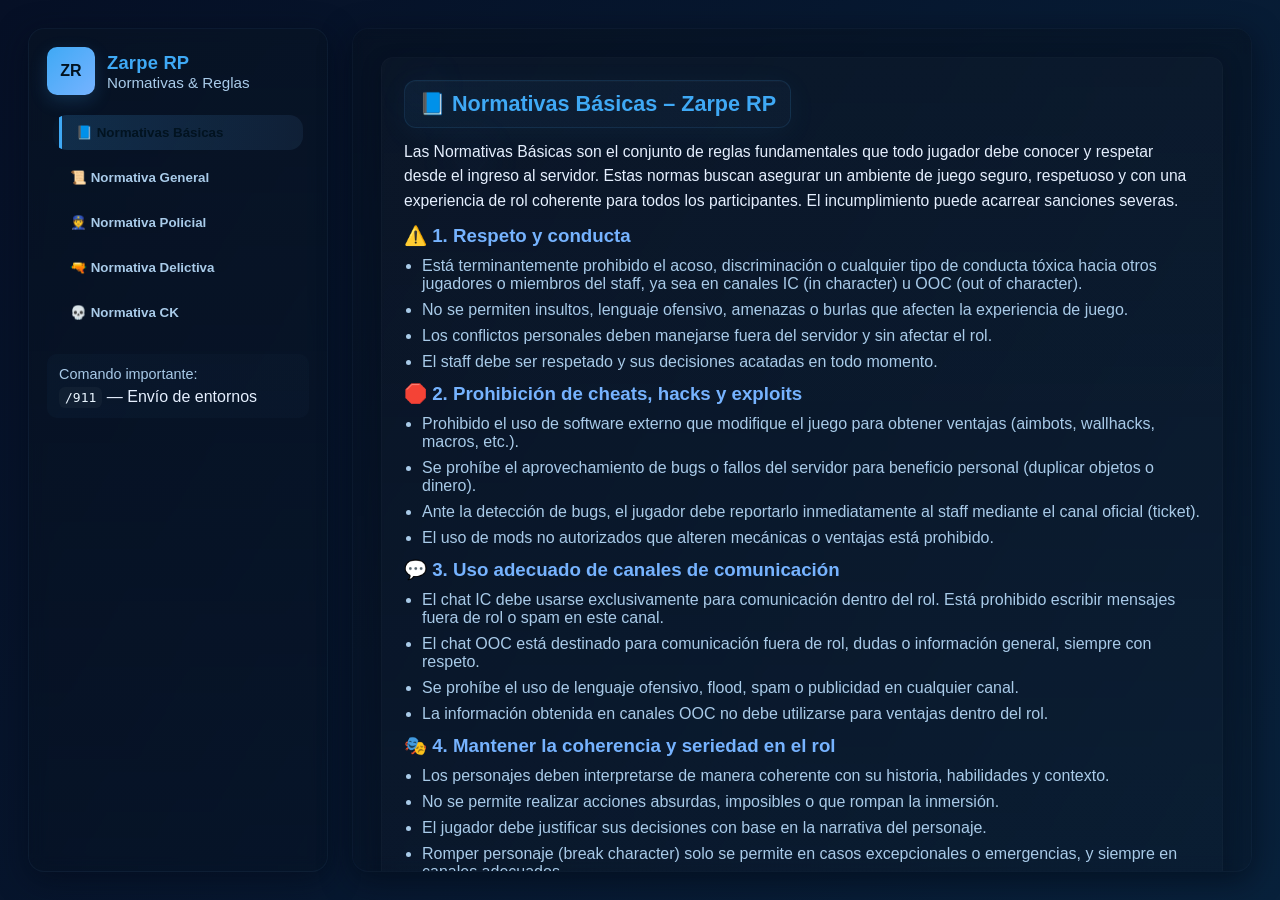
<file: index.html>
<!DOCTYPE html>
<html lang="es">
<head>
  <meta charset="utf-8" />
  <meta name="viewport" content="width=device-width,initial-scale=1" />
  <title>Normativas | Zarpe RP</title>
  <meta name="description" content="Normativas del servidor Zarpe RP - Delictiva, Policial, CK y generales" />

  <style>
    /* ========== RESET SIMPLE ========== */
    * { box-sizing: border-box; margin: 0; padding: 0; }
    html,body { height: 100%; }

    /* ========== VARIABLES ========== */
    :root{
      --bg-1: #061026;
      --bg-2: #062a4a;
      --accent: #3fa9f5;
      --accent-2: #76b3ff;
      --glass: rgba(255,255,255,0.04);
      --text: #e6f0ff;
      --muted: #a9cbe9;
      --card-bg: rgba(10,20,35,0.45);
      --blur: 8px;
    }

    /* ========== BACKGROUND GRADIENT ANIMADO SUAVE ========== */
    body{
      font-family: Inter, "Segoe UI", Roboto, Arial, sans-serif;
      color: var(--text);
      min-height: 100vh;
      display: flex;
      background: linear-gradient(120deg, var(--bg-1) 0%, #08213b 25%, var(--bg-2) 50%, #063b6a 75%, #021120 100%);
      background-size: 400% 400%;
      animation: slowGradient 18s ease infinite;
      -webkit-font-smoothing:antialiased;
      -moz-osx-font-smoothing:grayscale;
    }

    @keyframes slowGradient {
      0%{ background-position: 0% 50%; }
      50%{ background-position: 100% 50%; }
      100%{ background-position: 0% 50%; }
    }

    /* ========== LAYOUT ========== */
    .container {
      display: flex;
      width: 100%;
      gap: 24px;
      padding: 28px;
    }

    aside.sidebar {
      width: 300px;
      min-width: 220px;
      background: linear-gradient(180deg, rgba(8,20,35,0.6), rgba(6,15,28,0.35));
      border-radius: 16px;
      padding: 18px;
      box-shadow: 0 8px 30px rgba(4,10,25,0.6);
      border: 1px solid rgba(127,178,255,0.06);
      backdrop-filter: blur(var(--blur));
      height: calc(100vh - 56px);
      overflow: auto;
      position: sticky;
      top: 28px;
    }

    .brand {
      display:flex;
      align-items:center;
      gap:12px;
      margin-bottom: 14px;
    }
    .brand .logo {
      width:48px;height:48px;border-radius:10px;
      background: linear-gradient(135deg,var(--accent),var(--accent-2));
      display:flex;align-items:center;justify-content:center;
      font-weight:700;color:#021320;
      box-shadow: 0 6px 18px rgba(63,169,245,0.18);
    }
    .brand h1 { font-size:1.15rem;color:var(--accent);letter-spacing:0.2px; }

    nav.menu { margin-top:8px; }
    nav.menu ul { list-style:none; display:flex;flex-direction:column; gap:10px; padding:6px; }
    nav.menu li {
      border-radius: 14px;
      overflow: hidden;
      transition: all .22s ease;
    }
    nav.menu button {
      width:100%;
      text-align:left;
      border:0;
      background: transparent;
      color:var(--muted);
      padding: 10px 14px;
      font-weight:600;
      display:flex;
      gap:10px;
      align-items:center;
      cursor:pointer;
      border-left: 3px solid transparent;
    }
    nav.menu button:hover {
      color: #021320;
      background: linear-gradient(90deg, rgba(63,169,245,0.12), rgba(118,179,255,0.05));
      transform: translateX(6px);
      box-shadow: 0 8px 26px rgba(63,169,245,0.06);
    }
    nav.menu button.active {
      color: #021320;
      background: linear-gradient(90deg, rgba(63,169,245,0.18), rgba(118,179,255,0.08));
      font-weight:700;
      border-left-color: var(--accent);
      transform: translateX(6px);
      box-shadow: 0 10px 36px rgba(63,169,245,0.12);
    }

    /* small helper */
    .muted { color: var(--muted); font-size: .95rem; }

    /* ========== MAIN CONTENT ========== */
    main.content {
      flex:1;
      height: calc(100vh - 56px);
      overflow:auto;
      padding: 28px;
      border-radius: 16px;
      box-shadow: 0 8px 30px rgba(2,8,20,0.6);
      background: linear-gradient(180deg, rgba(7,16,28,0.45), rgba(7,12,20,0.25));
      border: 1px solid rgba(127,178,255,0.04);
      backdrop-filter: blur(var(--blur));
    }

    .section {
      max-width: 980px;
      margin: 0 auto 28px auto;
      padding: 22px;
      border-radius: 12px;
      background: linear-gradient(180deg, rgba(255,255,255,0.02), rgba(255,255,255,0.01));
      border: 1px solid rgba(255,255,255,0.02);
      box-shadow: 0 6px 18px rgba(2,8,20,0.35);
      opacity: 0;
      transform: translateY(18px);
      transition: all .6s cubic-bezier(.2,.9,.18,1);
    }
    .section.visible { opacity:1; transform: translateY(0); }

    h2.section-title {
      display:flex; align-items:center; gap:12px;
      color: var(--accent);
      font-size: 1.35rem;
      margin-bottom: 12px;
      position: relative;
    }

    /* aura + bubble around title */
    .title-bubble {
      padding: 10px 14px;
      border-radius: 12px;
      background: linear-gradient(90deg, rgba(63,169,245,0.06), rgba(118,179,255,0.03));
      box-shadow: 0 6px 30px rgba(63,169,245,0.06), inset 0 1px 0 rgba(255,255,255,0.02);
      border: 1px solid rgba(63,169,245,0.12);
      transition: transform .35s ease, box-shadow .35s ease;
    }
    .title-bubble::after{
      content: '';
      position:absolute;
      left:-18px; top:-18px;
      width:120px;height:120px;
      background: radial-gradient(circle at 30% 20%, rgba(63,169,245,0.06), transparent 20%),
                  radial-gradient(circle at 70% 80%, rgba(118,179,255,0.05), transparent 25%);
      filter: blur(18px);
      z-index: -1;
    }

    /* paragraphs and lists */
    .section p { color: var(--text); line-height:1.55; margin:10px 0; font-size:0.98rem; }
    .section ul { margin: 10px 0 12px 18px; color: var(--muted); }
    .section ul li { margin-bottom:8px; }

    strong { color: var(--accent-2); }

    /* small code inline */
    code { background: rgba(255,255,255,0.03); padding: 3px 6px; border-radius:6px; color: #eaf6ff; font-family: monospace; }

    /* ========== ANIMACIONES TITULOS AL APARECER ========== */
    .fade-in {
      opacity:0;
      transform: translateY(14px) scale(.995);
      transition: all .6s cubic-bezier(.2,.9,.18,1);
    }
    .fade-in.show {
      opacity:1;
      transform: translateY(0) scale(1);
    }

    /* ========== RESPONSIVE ========== */
    @media (max-width: 980px){
      .container { flex-direction: column; padding: 18px; gap:18px; }
      aside.sidebar { position: relative; width:100%; height:auto; top:unset; min-width:unset; }
      main.content { height: auto; }
    }

    /* subtle scrollbar for desktop */
    main.content::-webkit-scrollbar, aside.sidebar::-webkit-scrollbar { width:10px; height:10px; }
    main.content::-webkit-scrollbar-thumb, aside.sidebar::-webkit-scrollbar-thumb {
      background: linear-gradient(180deg, rgba(100,160,255,0.14), rgba(63,169,245,0.08));
      border-radius: 8px;
      border: 2px solid rgba(0,0,0,0.12);
    }

  </style>
</head>
<body>
  <div class="container">
    <aside class="sidebar" aria-label="Menú de navegación">
      <div class="brand">
        <div class="logo">ZR</div>
        <div>
          <h1>Zarpe RP</h1>
          <div class="muted">Normativas &amp; Reglas</div>
        </div>
      </div>

      <nav class="menu" role="navigation" aria-label="Secciones">
        <ul>
          <li><button class="nav-btn active" data-target="basicos">📘 Normativas Básicas</button></li>
          <li><button class="nav-btn" data-target="general">📜 Normativa General</button></li>
          <li><button class="nav-btn" data-target="policial">👮 Normativa Policial</button></li>
          <li><button class="nav-btn" data-target="delictiva">🔫 Normativa Delictiva</button></li>
          <li><button class="nav-btn" data-target="ck">💀 Normativa CK</button></li>
        </ul>
      </nav>

      <div style="margin-top:18px; padding:12px; border-radius:10px; background: linear-gradient(90deg, rgba(63,169,245,0.03), rgba(118,179,255,0.02));">
        <div class="muted" style="font-size:.9rem">Comando importante:</div>
        <div style="margin-top:6px"><code>/911</code> — Envío de entornos</div>
      </div>
    </aside>

    <main class="content" id="mainContent" tabindex="0">
      <!-- ====== BASICOS ====== -->
      <section id="basicos" class="section visible">
        <h2 class="section-title"><span class="title-bubble">📘 Normativas Básicas – Zarpe RP</span></h2>
        <div class="fade-in show">
          <p>
            Las Normativas Básicas son el conjunto de reglas fundamentales que todo jugador debe conocer y respetar desde el ingreso al servidor. Estas normas buscan asegurar un ambiente de juego seguro, respetuoso y con una experiencia de rol coherente para todos los participantes. El incumplimiento puede acarrear sanciones severas.
          </p>

          <h3 style="color:var(--accent-2); margin-top:12px">⚠️ 1. Respeto y conducta</h3>
          <ul>
            <li>Está terminantemente prohibido el acoso, discriminación o cualquier tipo de conducta tóxica hacia otros jugadores o miembros del staff, ya sea en canales IC (in character) u OOC (out of character).</li>
            <li>No se permiten insultos, lenguaje ofensivo, amenazas o burlas que afecten la experiencia de juego.</li>
            <li>Los conflictos personales deben manejarse fuera del servidor y sin afectar el rol.</li>
            <li>El staff debe ser respetado y sus decisiones acatadas en todo momento.</li>
          </ul>

          <h3 style="color:var(--accent-2); margin-top:8px">🛑 2. Prohibición de cheats, hacks y exploits</h3>
          <ul>
            <li>Prohibido el uso de software externo que modifique el juego para obtener ventajas (aimbots, wallhacks, macros, etc.).</li>
            <li>Se prohíbe el aprovechamiento de bugs o fallos del servidor para beneficio personal (duplicar objetos o dinero).</li>
            <li>Ante la detección de bugs, el jugador debe reportarlo inmediatamente al staff mediante el canal oficial (ticket).</li>
            <li>El uso de mods no autorizados que alteren mecánicas o ventajas está prohibido.</li>
          </ul>

          <h3 style="color:var(--accent-2); margin-top:8px">💬 3. Uso adecuado de canales de comunicación</h3>
          <ul>
            <li>El chat IC debe usarse exclusivamente para comunicación dentro del rol. Está prohibido escribir mensajes fuera de rol o spam en este canal.</li>
            <li>El chat OOC está destinado para comunicación fuera de rol, dudas o información general, siempre con respeto.</li>
            <li>Se prohíbe el uso de lenguaje ofensivo, flood, spam o publicidad en cualquier canal.</li>
            <li>La información obtenida en canales OOC no debe utilizarse para ventajas dentro del rol.</li>
          </ul>

          <h3 style="color:var(--accent-2); margin-top:8px">🎭 4. Mantener la coherencia y seriedad en el rol</h3>
          <ul>
            <li>Los personajes deben interpretarse de manera coherente con su historia, habilidades y contexto.</li>
            <li>No se permite realizar acciones absurdas, imposibles o que rompan la inmersión.</li>
            <li>El jugador debe justificar sus decisiones con base en la narrativa del personaje.</li>
            <li>Romper personaje (break character) solo se permite en casos excepcionales o emergencias, y siempre en canales adecuados.</li>
          </ul>

          <h3 style="color:var(--accent-2); margin-top:8px">🚫 5. Acciones prohibidas específicas</h3>
          <ul>
            <li>Combat logging: desconectarse para evitar consecuencias dentro del rol.</li>
            <li>Powergaming: forzar acciones sin dar opción a respuesta lógica o rol a otros jugadores.</li>
            <li>Metagaming: usar información externa para beneficio en el juego.</li>
            <li>Random Deathmatch (RDM) y Vehicle Deathmatch (VDM).</li>
            <li>Abuso de bugs o glitches para ganar combates o ventajas económicas.</li>
            <li>Spawn killing y roleplay forzado que dañe la experiencia de otros.
            <li>prohibido usar animaciones que perjudiquen a las mas personas</li>
            </li>
          </ul>

          <h3 style="color:var(--accent-2); margin-top:8px">📂 6. Reportes y sanciones</h3>
          <ul>
            <li>Los reportes deben realizarse por los canales oficiales, aportando evidencia clara (capturas, videos o grabaciones).</li>
            <li>El abuso en los reportes o denuncias falsas será sancionado.</li>
            <li>El staff se reserva el derecho de sancionar según la gravedad de la falta.</li>
          </ul>

          <p style="margin-top:10px"><strong>Importante:</strong> El desconocimiento de estas normas no es excusa para infringirlas.</p>

          <h3 style="color:var(--accent-2); margin-top:8px">zonas seguras</h3>
          <li>hospital</li>
          <li>comisarias</li>
          <li>garajes</li>
          <li>tienda de ropa</li>
          <li>gymancio</li>
          <li>mecanicos</li>
        </div>
      </section>

      <!-- ====== GENERAL ====== -->
      <section id="general" class="section">
        <h2 class="section-title"><span class="title-bubble">📜 Normativa General – Zarpe RP</span></h2>
        <div class="fade-in">
          <p>
            La Normativa General establece las reglas esenciales para el correcto funcionamiento del servidor, manteniendo un ambiente de rol serio, justo y respetuoso.
          </p>

          <h3 style="color:var(--accent-2); margin-top:12px">⚠️ 1. Respeto y convivencia</h3>
          <ul>
            <li>Todo jugador debe mantener una actitud respetuosa hacia otros jugadores, miembros del staff y el servidor en general.</li>
            <li>Se prohíbe el acoso, discriminación, insultos, amenazas, lenguaje ofensivo, o cualquier comportamiento tóxico.</li>
            <li>El staff debe ser respetado y sus decisiones deben acatarse sin cuestionamientos públicos.</li>
          </ul>

          <h3 style="color:var(--accent-2); margin-top:8px">🎭 2. Coherencia en el rol y seriedad</h3>
          <ul>
            <li>Los jugadores deben interpretar a sus personajes de forma coherente.</li>
            <li>Está prohibido realizar acciones inmersivas sin justificación.</li>
          </ul>

          <h3 style="color:var(--accent-2); margin-top:8px">🚫 3. Powergaming (PG) y 🛑 4. Metagaming (MG)</h3>
          <ul>
            <li>Prohibido forzar acciones que no pueden ser resistidas razonablemente por otros jugadores.</li>
            <li>No usar información OOC dentro del rol.</li>
          </ul>

          <h3 style="color:var(--accent-2); margin-top:8px">🔫 5. RDM &amp; 🚗 6. VDM</h3>
          <ul>
            <li>Matar o causar daño sin motivo justificado está prohibido. Excepciones: legítima defensa o rol autorizado.</li>
          </ul>

          <h3 style="color:var(--accent-2); margin-top:8px">📂 7. Reportes y denuncias</h3>
          <ul>
            <li>Los reportes deben hacerse por canales oficiales y aportar evidencia clara.</li>
            <li>El staff no actúa ante acusaciones sin pruebas.</li>
          </ul>

          <p style="margin-top:10px"><strong>Importante:</strong> Estas reglas son la base de Zarpe RP y su cumplimiento es obligatorio.</p>
        </div>
      </section>

      <!-- ====== POLICIAL ====== -->
      <section id="policial" class="section">
        <h2 class="section-title"><span class="title-bubble">👮 Normativa Policial – Zarpe RP</span></h2>
        <div class="fade-in">
          <h2>1. Conducta General</h2>
    <ul>
        <li>Todo oficial debe mantener un comportamiento profesional, respetuoso y neutral durante su turno.</li>
        <li>Queda terminantemente prohibido el uso de fuerza innecesaria o abusos de autoridad.</li>
        <li>El uniforme y el equipo reglamentario deben portarse correctamente durante los turnos.</li>
        <li>Se deben cumplir las órdenes de los superiores jerárquicos, siempre y cuando no violen la normativa o el rol.</li>
        <li>Está prohibido mezclar información OOC (fuera de rol) con IC (en rol).</li>
    </ul>

    <h2>2. Uso de Armas y Fuerza</h2>
    <ul>
        <li>El uso de armas solo está permitido en situaciones justificadas, como defensa propia o defensa de un civil.</li>
        <li>Se debe intentar dialogar primero antes de recurrir a la violencia.</li>
        <li>El uso de la fuerza letal solo se justifica cuando hay una amenaza clara e inminente.</li>
        <li>Queda prohibido disparar desde vehículos a menos que sea parte de una persecución justificada.</li>
    </ul>

    <h2>3. Detenciones y Requisas</h2>
    <ul>
        <li>Toda detención debe estar justificada y realizada conforme al protocolo.</li>
        <li>El sospechoso debe ser informado del motivo de su detención.</li>
        <li>Se debe realizar una lectura de derechos al momento del arresto.</li>
        <li>Las requisas deben estar justificadas por un comportamiento sospechoso o evidencia previa.</li>
    </ul>

    <h2>4. Persecuciones y Retenes</h2>
    <ul>
        <li>Toda persecución debe justificarse con un delito observado o denuncia previa.</li>
        <li>En retenes, se deben verificar documentos, antecedentes y observar el comportamiento del conductor.</li>
        <li>Las persecuciones no deben prolongarse innecesariamente o generar caos en la ciudad.</li>
    </ul>
</div>

      </section>

      <!-- ====== DELICTIVA (REEMPLAZADA) ====== -->
      <section id="delictiva" class="section">
        <h2 class="section-title"><span class="title-bubble">🔫 Normativa Delictiva – Zarpe RP</span></h2>
        <div class="fade-in">
          <!-- Insertado texto completo que me enviaste -->
          <h3>1. Normativa General (Delictiva).</h3>
          <p><strong>Reinicio de servidor:</strong> Prohibido cometer actos delictivos 15 minutos antes y después de los reinicios programados.</p>
          <p><strong>Presencia Policial:</strong> No se podrán realizar ningún tipo de delito sin la presencia de policías en servicio.</p>
          <p><strong>Obligación de retirar dinero (ATM):</strong> No se puede forzar a ningún jugador a extraer dinero de un banco o cajero automático por medio de amenazas o rol agresivo.</p>
          <p><strong>Uso indebido de vehículos de trabajo:</strong> Queda prohibido hacer uso de vehículos de trabajo o servicio públicos para la comisión de actos delictivos.</p>
          <p><strong>Agresión a personal médico (EMS):</strong> Está completamente prohibido llevar a cabo roles agresivos contra un EMS cuando este se encuentre durante sus respectivas funciones de rol.</p>
          <p><strong>Atracos durante la interacción con menú:</strong> Está prohibido atracar a un jugador mientras este se encuentra utilizando un menú de interacción, como ATM's, tiendas de ropa, comida y demás.</p>
          <p><strong>Regreso a una zona de conflicto:</strong> Si un jugador ha sido abatido en un rol agresivo, no podrá regresar a la zona ni reincorporarse al conflicto hasta que hayan transcurrido al menos 20 minutos y que algun otro jugador le haya recordado los ocurrido antes de caer abatido.</p>
          <p><strong>Cacheo a agentes de policía:</strong> Está completamente prohibido cachear y sustraer ítems policiales a agentes de policías bajo ninguna circunstancia. Excepto balas.(Balas es el único ítem permitido que se le puede sustraer a un policía)</p>
          <p><strong>Falsificación de ID's (identidad) IC:</strong> No está permitido falsificar la documentación ID's de manera rol IC.</p>
          <p><strong>Uso de animaciones:</strong> Prohibido el uso de animaciones en tiroteos o roles agresivos que sean beneficiosos para evadir la actividad.</p>
          <p><strong>Roles justificados y fundamentados:</strong> No se permiten acciones criminales sin un motivo válido o coherente dentro del rol. La criminalidad debe tener sentido dentro del desarrollo de tu personaje y la situación.</p>
          <p><strong>Valorar la vida del personaje (Fair RP):</strong> Si te apuntan con un arma o estás en una situación de peligro realista, debes reaccionar con miedo y valorar la vida de tu personaje.</p>
          <p><strong>Uso correcto de las armas:</strong> No puedes portar un fusil de asalto sin una mochila que sea visible. No puedes sacar un arma grande de la nada (Ejemplo: Sacar una AK-47 del bolsillo sin rol previo).</p>
          <p><strong>Armas autorizadas:</strong> Esta permitido en ciudad armas de bala 9mm, en parte norte armas largas, a la hora de realizar un enfrentamiento, siempre y cuando se respete la vida de los ciudadanos y los alrededores.</p>
          <p><strong>Chalecos:</strong> Un delictual no puede portar mas de 1 chaleco en su inventario, y uno en uso, en un vehículo no puede andar mas de 1 chaleco ( Repuesto ).</p>
          <p><strong>No esta permito el uso de la "Q" (Cubrirse o utilizar animaciones)</strong></p>

          <h3>2. Entornos para realizar actividades delictuales.</h3>
          <p>Los entornos son descripciones que informan a la administración y a las fuerzas del orden sobre las actividades delictivas que van a ocurrir. Estos entornos garantizan que el rol se desarrolle de manera equilibrada y realista, permitiendo la correcta respuesta de la policía y otros involucrados, el comando principal para esto es <code>/911</code>.</p>
          <p>Es obligatorio enviar entornos para todas las actividades delictivas. Se debe enviar primero un aviso preguntando si hay disponibilidad policial para la actividad y luego que la policía confirme si hay disponibilidad se envía otra llamada detallando la actividad criminal.</p>

          <p><strong>Importante:</strong></p>
          <ul>
            <li>No se puede iniciar un delito sin confirmar disponibilidad policial, excepto en robos a civiles.</li>
            <li>Los entornos deben ser claros y realistas para mantener una experiencia de rol fluida, entornos mal descritos pueden ser sancionados y la policía tiene el derecho de ignorarlos.</li>
          </ul>

          <h3>3. Robos a civiles.</h3>
          <p>Un robo a un civil es un asalto en el que no es necesario negociar con la policía. El objetivo principal es despojar al civil de sus pertenencias y luego mantenerse fuera del radar hasta que la situación se calme, sin involucrar directamente a las autoridades. Sin embargo, debes estar preparado para enfrentar una intensa persecución policial sin restricciones, manteniendo el control de la situación y actuando estratégicamente para evadir la captura.</p>

          <h3>4. Secuestros.</h3>
          <p>El monto máximo que se puede solicitar como rescate por un civil es de $250,000 y un máximo de $1,000,000 por policías. No se permite exigir una cantidad superior. Todo secuestro debe desarrollarse con un rol serio y realista, asegurando una buena interacción entre los involucrados y evitando abusos o situaciones forzadas. Recordar que el entorno del secuestro se manda en medio del rol.</p>

          <h3>5. Ventas de dorgas.</h3>
          <p>Toda venta de drogas debe realizarse con un buen rol y creíble, evitando interacciones forzadas o sin desarrollo lógico.</p>

          <h3>6. Robos organizados.</h3>
          <p>Los robos organizados son delitos planeados y ejecutados por un grupo de personas con una estrategia definida. A diferencia de los asaltos improvisados, estos robos requieren coordinación, roles específicos dentro del equipo y una ejecución cuidadosa para lograr el objetivo sin fallas.</p>
          <p>A continuación una lista con toda la información correspondiente para los robos organizados que hay disponible:</p>
          <p><strong>Importante:</strong> Para realizar cualquier actividad delictiva, primero se debe enviar un aviso consultando si hay disponibilidad policial para [Tipo de delito]. Una vez la policía confirme disponibilidad, deberán enviar el detalle completo de la actividad. Ambos mensajes pueden enviarse a través del comando <code>/911</code>.</p>
          <p>El incumplimiento de este procedimiento puede resultar en sanciones y la policía está en su derecho de ignorar la llamada, por lo cual los atracadores no podrán realizar dicha actividad delictiva.</p>

          <h4>1. Sobre las Bandas</h4>
          <p>Las Bandas representan el escalón inicial en el mundo criminal de el Zarpe RP. Se caracterizan por su presencia activa en las calles, realizando diversas actividades ilegales para establecerse y ganarse la vida. Su enfoque principal es la acción directa y la supervivencia en el entorno urbano.</p>
          <p><strong>Número de Miembros:</strong><br>Mínimo: 6 Miembros<br>Máximo: 12 Miembros</p>

          <p><strong>Estructura Interna:</strong><br>
            Jefe: 1 (Máximo) - Líder principal de la banda.<br>
            Mano Derecha: 2 (Máximo) - Segundo al mando y principal apoyo del Cabecilla.<br>
            Jefe De Sicarios: Jefe de integrantes que conforman el grueso de la banda.<br>
            Sicarios: Miembros especializados en la distribución de sustancias ilegales.<br>
            Camellos: Integrantes que se encargan de hacer las tareas del Jefe.
          </p>

          <p>El jefe de las bandas debe ser el único que lleve el orden y las ordenes de la misma , que se mueve , que no y que pasa con la misma.</p>

          <h4>2. Normativa</h4>
          <p><strong>Miembros:</strong> En este punto las organizaciones podrán contar con un mínimo de 6 integrantes y máximo de 12 integrantes.</p>
          <ul>
            <li>Investigaciones: Pueden realizar investigaciones a miembros policiales de bajo rango.</li>
            <li>Podrán realizar actividades para una Mafia como también tener negocios en común venta de drogas/armas.</li>
            <li>El generar negocios con una Mafia atará a la banda a la misma, cambiar la misma de mala manera puede conducir a un CK total de banda.</li>
            <li>Podrán realizar CK a civiles, pandillas, bandas rivales o policías hasta rangos medios, pero nunca policías de altas jefaturas, a no ser que una mafia los haya enviado como sicarios. (Presentar solicitud ante un Encargado Delictivo.)</li>
            <li>Podrán tener solo una pandilla bajo su responsabilidad.</li>
            <li>El líder tiene derecho a realizar un CK a miembros de la misma si ellos deciden abandonarlo. (Presentar solicitud ante un Encargado Delicitivo.)</li>
          </ul>

          <h4>3. Entorno /Barrio</h4>
          <p>Las bandas tienen un entorno a su favor, por ende, su barrio debería ser respetado una vez se tenga conocimiento del mismo. Todo estará en la responsabilidad y forma de hacerlo respetar. Además, su responsabilidad es expandirlo y protegerlo. Si un civil entra a su zona, la banda puede hacerle un rol agresivo, pero tiene prohibido hacerle DM. (Todo depende del rol que se dé).</p>

          <h4>4. Investigaciones Policiales</h4>
          <p>La policía sabe de las existencias de las bandas, y sabe el peligro que existe en la ciudad y norte, aun así</p>
          <ul>
            <li>No se puede hacer CK a los miembros de una organización solo por ser organización.</li>
            <li>Solo el OIJ puede hacer investigaciones a organizaciones con el único fin de llegar a su jefe.</li>
            <li>Solo se puede generar CK al jefe de la organización cuando este haya caído, posteriormente la organización se desmantela.</li>
          </ul>
          <p>Queda totalmente prohibido el farmeo o venta de drogas sin policías en la ciudad , esto conlleva un strike para la facción.</p>

          <h4>7. Confrontaciones</h4>
          <ul>
            <li>En caso de que una banda crea poder desterrar a una organización puede hacerlo con permiso administrativo.</li>
            <li>De no lograr derrotarlos será CK completo a todos los involucrados.</li>
            <li>Requiere OK administrativo.</li>
          </ul>

          <h3>2. Normativa Mafia</h3>
          <p><strong>Miembros:</strong> En este punto las organizaciones podrán contar con un mínimo de 10 integrantes y máximo de 16 integrantes.</p>
          <ul>
            <li>Podrán secuestrar a cualquier persona dentro de la ciudad sin importar su cargo/rol, mientras este de por medio allá un rol en medio.</li>
            <li>Podrán realizar investigaciones a otras organizaciones o miembros de la policía de alto rango.</li>
            <li>Podrán tener chance de conseguir un contacto y/o punto para lavado de dinero y compra de armas IC.</li>
            <li>Podrán atacar a otra organización con motivo de eliminar competencia.</li>
            <li>Podrán tener bandas bajo su responsabilidad, no implica la cantidad de bandas bajo su mando.</li>
            <li>El líder tiene derecho a realizar un CK a miembros de la misma si ellos deciden abandonarlo.(Presentar primero a Encargado Delictivo.)</li>
            <li>CK por farmear en su punto: La Mafia puede hacer CK a cualquier persona encontrada farmeando en sus puntos conocidos (Solo personas que no conozcan o no tengan vínculo con la Mafia). (Presentar solicitud ante un Encargado Delicitivo.)</li>
          </ul>

          <h4>3. Investigaciones Policiales</h4>
          <p>La policía sabe de las existencias de las Mafias, y sabe el peligro que existe en ciudad y norte, aun así</p>
          <ul>
            <li>No se puede hacer CK a los miembros de una organización solo por ser organización.</li>
            <li>Solo el OIJ puede hacer investigaciones a organizaciones con el único fin de llegar a su jefe.</li>
            <li>Solo se puede generar CK al jefe de la organización cuando este haya caído, posteriormente la organización se desmantela.</li>
          </ul>
          <p>Queda totalmente prohibido el farmeo o venta de drogas sin policías en la ciudad , esto conlleva un strike para la facción.</p>

          <h4>4. Distribución de la mercancía y/o sustancias Ilícitas</h4>
          <p>Hay varios tipos de mercancía controlados por diferentes mafias y bandas, por ello se debe buscar ganar preferencia en sus productos. Si se distribuye mucha droga su valor podría caer.</p>

          <h4>5. Generadores de rol ilegal</h4>
          <p>Una Mafia puede crear roles ilegales a su gusto, por ende, buscamos que estén preparadas para moderar el rol ilícito que esta abajo como arriba de ellas. Cabe aclarar que la administración suele otorgar misiones a las mafias, estas sirven para guiarse y poder construir propias. Las mafias que no controlen o generen rol en el mundo ilegal podrían ser disueltas administrativamente.</p>

          <h4>6. Continuidad</h4>
          <p>Estas organizaciones serán perseguidas e investigadas por el OIJ, su permanencia en la cuidad dependerá del perfil bajo que mantengan sus aliados y colaboradores.</p>
          <p>Queda totalmente prohibido el farmeo o venta de drogas sin policías en la ciudad , esto conlleva un strike para la facción.</p>

          <h4>9. Confrontaciones</h4>
          <ul>
            <li>En caso de que una banda, mafia o cartel crea poder desterrar a una organización puede hacerlo con permiso administrativo.</li>
            <li>De no lograr derrotarlos será CK completo a todos los involucrados.</li>
            <li>Requiere OK administrativo.</li>
          </ul>

          <h3>3- Normativa Cartel</h3>
          <p>Los Carteles representan la cúspide del poder ilícito en el Zarpe RP. Operan desde las sombras, manejando los hilos del crimen organizado sin mostrarse directamente al público. Su influencia se extiende a través de la supervisión de Mafias y Bandas  y la dirección estratégica de las actividades ilegales.</p>
          <ul>
            <li><strong>Obligación:</strong> Cada Cartel tiene la obligación de tener y cuidar al menos 1 Mafia bajo su mando, asegurando su operatividad y lealtad.</li>
            <li><strong>Número de Miembros:</strong><br> Mínimo: 16 Miembros<br> Máximo: Ilimitado (20+ Miembros)</li>
            <li><strong>Estructura Interna:</strong><br> Jefe: 2 (Mínimo) - Múltiples líderes que dirigen la organización.<br> SubJefe: 3 (Mínimo) - Pilares de el Cartel, coordinando grandes operaciones.<br> Sicarios: Mínimo 10 - El núcleo operativo y de influencia de el Cartel.<br> Camellos: Mínimo 5 - Encargados de las redes de distribución a gran escala o gestión de puntos de venta.</li>
          </ul>
          <p>El jefe de el cartel debe ser el único que lleve el orden y las ordenes de la misma , que se mueve , que no y que pasa con la misma.</p>

          <p>Podrán secuestrar a cualquier persona dentro de la ciudad o norte sin importar su cargo/rol, mientras este de por medio allá un rol en medio.</p>
          <p>Podrán realizar investigaciones a otras organizaciones o miembros de la policía de alto rango.</p>
          <p>Podrán tener chance de conseguir un contacto y/o punto para lavado de dinero y compra de armas IC</p>
          <p>Podrán atacar a otra organización con motivo de eliminar competencia.</p>
          <p>Podrán tener bandas y mafias bajo su responsabilidad, no implica la cantidad de bandas bajo su mando.</p>
          <p>El líder tiene derecho a realizar un CK a miembros de la misma si ellos deciden abandonarlo.(Presentar solicitud ante un Encargado Delictivo.)</p>
          <p>CK por farmear en su punto: El cartel puede hacer CK a cualquier persona encontrada farmeando en sus puntos personales (Solo personas que no conozcan o no tengan vínculo con el cartel).(Presentar solicitud ante un Encargado Delictivo.)</p>

          <h4>3. Investigaciones Policiales</h4>
          <p>La policía sabe de las existencias de los carteles, y sabe el peligro que existe en ciudad y norte, aun así:</p>
          <ul>
            <li>No se puede hacer CK a los miembros de una organización solo por ser organización.</li>
            <li>Solo el OIJ puede hacer investigaciones a organizaciones con el único fin de llegar a su jefe.</li>
            <li>Solo se puede generar CK al jefe de la organización cuando este haya caído, posteriormente la organización se desmantela.</li>
          </ul>
          <p>Queda totalmente prohibido el farmeo o venta de drogas sin policías en la ciudad , esto conlleva un strike para la facción.</p>

          <h4>5. Confrontaciones</h4>
          <ul>
            <li>En caso de que un cartel crea poder desterrar a una organización puede hacerlo con permiso administrativo.</li>
            <li>De no lograr derrotarlos será CK completo a todos los involucrados.</li>
            <li>Requiere OK administrativo.</li>
          </ul>
        </div>
      </section>

      <!-- ====== CK ====== -->
      <section id="ck" class="section">
        <h2 class="section-title"><span class="title-bubble">💀 Normativa Oficial de CK (Character Kill)</span></h2>
        <div class="fade-in">
          <p>Un CK (Character Kill) representa la muerte permanente de un personaje dentro del entorno de rol. Esta acción es irreversible y debe tratarse con la máxima seriedad y coherencia narrativa. A continuación, se detallan las normas que regulan esta acción:</p>

          <h3 style="color:var(--accent-2); margin-top:12px">⚠️ 1. Irreversibilidad del CK</h3>
          <ul>
            <li>Una vez ejecutado un CK de manera válida, el personaje afectado no podrá ser utilizado nuevamente bajo ningún concepto.</li>
            <li>🔁 No existe regreso, resurrección ni continuación de historia por parte del personaje.</li>
          </ul>

          <h3 style="color:var(--accent-2); margin-top:12px">📝 2. Requisitos para solicitar un CK</h3>
          <ul>
            <li>Debe existir un motivo de peso, coherente y bien fundamentado dentro del desarrollo del rol.</li>
            <li>La solicitud debe hacerse a través de un ticket.</li>
            <li>Se requiere aprobación del Staff o administración.</li>
            <li>Debe presentarse evidencia clara del conflicto y justificación narrativa.</li>
          </ul>

          <p style="margin-top:10px"><strong>Importante:</strong> El CK es una herramienta narrativa poderosa y debe usarse con responsabilidad.</p>
        </div>
      </section>

    </main>
  </div>

  <script>
    // ====== Navegación lateral (cambia secciones y active en el menú) ======
    const navButtons = document.querySelectorAll('.nav-btn');
    const sections = document.querySelectorAll('.section');

    function showSection(id) {
      // scroll to section smoothly and highlight active button
      const target = document.getElementById(id);
      if (!target) return;
      target.scrollIntoView({ behavior: 'smooth', block: 'start' });
      navButtons.forEach(b => b.classList.toggle('active', b.dataset.target === id));
    }

    navButtons.forEach(btn => {
      btn.addEventListener('click', () => showSection(btn.dataset.target));
    });

    // keyboard nav: numbers 1-5
    window.addEventListener('keydown', (e) => {
      if (e.key >= '1' && e.key <= '5') {
        const idx = Number(e.key)-1;
        const btn = navButtons[idx];
        if (btn) { btn.click(); }
      }
    });

    // ====== Animaciones: aparecer sección cuando entra al viewport ======
    const observerOptions = { root: document.querySelector('main.content'), rootMargin: '0px', threshold: 0.08 };
    const observer = new IntersectionObserver((entries) => {
      entries.forEach(entry => {
        if (entry.isIntersecting) {
          entry.target.classList.add('visible');
          // reveal child fade-ins
          entry.target.querySelectorAll('.fade-in').forEach((el,i) => {
            setTimeout(()=> el.classList.add('show'), i*80);
          });
        }
      });
    }, observerOptions);

    sections.forEach(sec => observer.observe(sec));

    // Highlight menu based on scroll
    const mainEl = document.querySelector('main.content');
    mainEl.addEventListener('scroll', () => {
      const fromTop = mainEl.scrollTop + 40;
      sections.forEach((sec) => {
        if (sec.offsetTop <= fromTop && sec.offsetTop + sec.offsetHeight > fromTop) {
          const id = sec.id;
          navButtons.forEach(b => b.classList.toggle('active', b.dataset.target === id));
        }
      });
    });

    // On load: ensure first section visible and fade-in applied
    window.addEventListener('load', () => {
      document.getElementById('basicos').classList.add('visible');
      document.querySelectorAll('#basicos .fade-in').forEach((el, i) => setTimeout(()=> el.classList.add('show'), i*70));
    });
  </script>
</body>
</html>
</file>
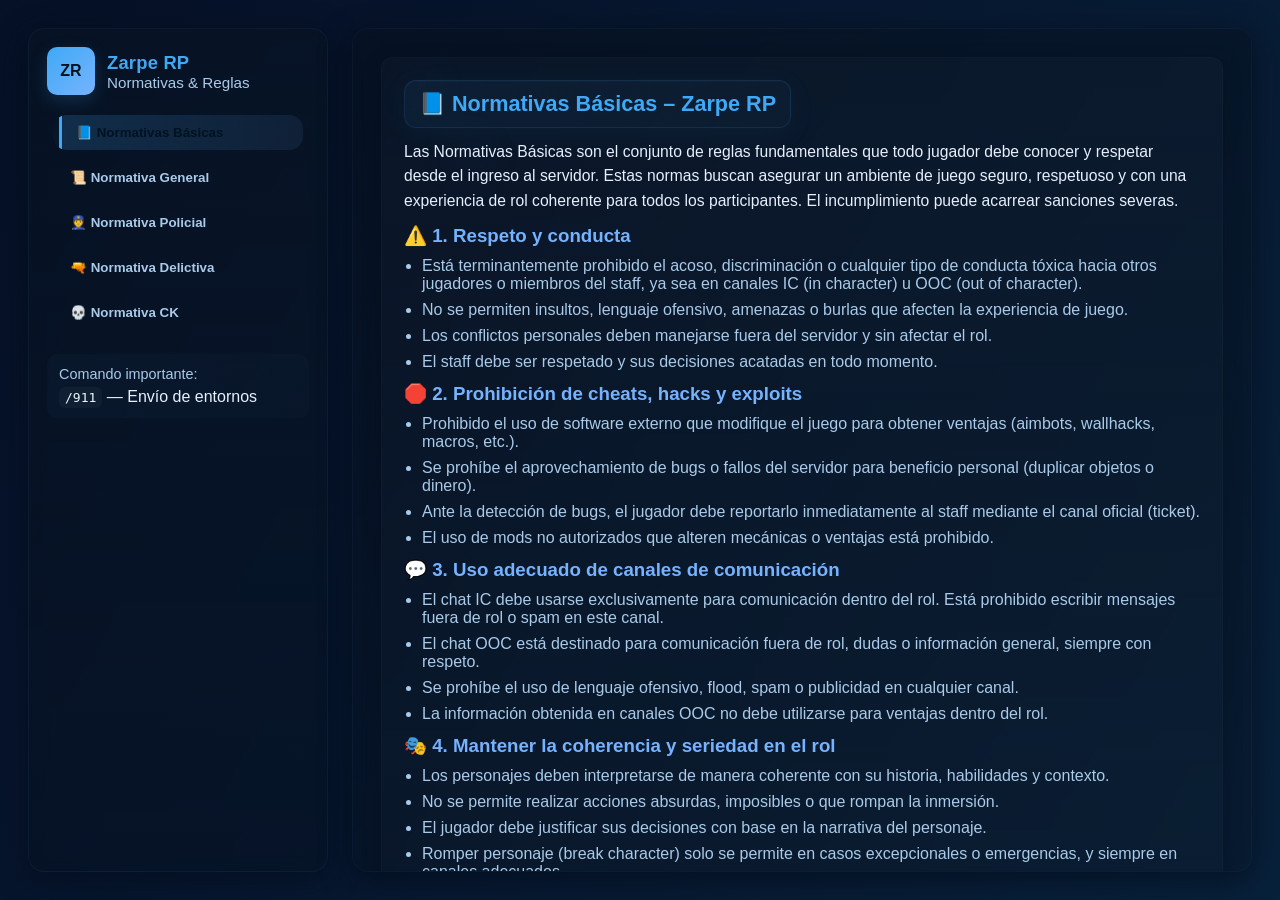
<file: normativa zarpe/index.html>
<!DOCTYPE html>
<html lang="es">
<head>
  <meta charset="utf-8" />
  <meta name="viewport" content="width=device-width,initial-scale=1" />
  <title>Normativas | Zarpe RP</title>
  <meta name="description" content="Normativas del servidor Zarpe RP - Delictiva, Policial, CK y generales" />

  <style>
    /* ========== RESET SIMPLE ========== */
    * { box-sizing: border-box; margin: 0; padding: 0; }
    html,body { height: 100%; }

    /* ========== VARIABLES ========== */
    :root{
      --bg-1: #061026;
      --bg-2: #062a4a;
      --accent: #3fa9f5;
      --accent-2: #76b3ff;
      --glass: rgba(255,255,255,0.04);
      --text: #e6f0ff;
      --muted: #a9cbe9;
      --card-bg: rgba(10,20,35,0.45);
      --blur: 8px;
    }

    /* ========== BACKGROUND GRADIENT ANIMADO SUAVE ========== */
    body{
      font-family: Inter, "Segoe UI", Roboto, Arial, sans-serif;
      color: var(--text);
      min-height: 100vh;
      display: flex;
      background: linear-gradient(120deg, var(--bg-1) 0%, #08213b 25%, var(--bg-2) 50%, #063b6a 75%, #021120 100%);
      background-size: 400% 400%;
      animation: slowGradient 18s ease infinite;
      -webkit-font-smoothing:antialiased;
      -moz-osx-font-smoothing:grayscale;
    }

    @keyframes slowGradient {
      0%{ background-position: 0% 50%; }
      50%{ background-position: 100% 50%; }
      100%{ background-position: 0% 50%; }
    }

    /* ========== LAYOUT ========== */
    .container {
      display: flex;
      width: 100%;
      gap: 24px;
      padding: 28px;
    }

    aside.sidebar {
      width: 300px;
      min-width: 220px;
      background: linear-gradient(180deg, rgba(8,20,35,0.6), rgba(6,15,28,0.35));
      border-radius: 16px;
      padding: 18px;
      box-shadow: 0 8px 30px rgba(4,10,25,0.6);
      border: 1px solid rgba(127,178,255,0.06);
      backdrop-filter: blur(var(--blur));
      height: calc(100vh - 56px);
      overflow: auto;
      position: sticky;
      top: 28px;
    }

    .brand {
      display:flex;
      align-items:center;
      gap:12px;
      margin-bottom: 14px;
    }
    .brand .logo {
      width:48px;height:48px;border-radius:10px;
      background: linear-gradient(135deg,var(--accent),var(--accent-2));
      display:flex;align-items:center;justify-content:center;
      font-weight:700;color:#021320;
      box-shadow: 0 6px 18px rgba(63,169,245,0.18);
    }
    .brand h1 { font-size:1.15rem;color:var(--accent);letter-spacing:0.2px; }

    nav.menu { margin-top:8px; }
    nav.menu ul { list-style:none; display:flex;flex-direction:column; gap:10px; padding:6px; }
    nav.menu li {
      border-radius: 14px;
      overflow: hidden;
      transition: all .22s ease;
    }
    nav.menu button {
      width:100%;
      text-align:left;
      border:0;
      background: transparent;
      color:var(--muted);
      padding: 10px 14px;
      font-weight:600;
      display:flex;
      gap:10px;
      align-items:center;
      cursor:pointer;
      border-left: 3px solid transparent;
    }
    nav.menu button:hover {
      color: #021320;
      background: linear-gradient(90deg, rgba(63,169,245,0.12), rgba(118,179,255,0.05));
      transform: translateX(6px);
      box-shadow: 0 8px 26px rgba(63,169,245,0.06);
    }
    nav.menu button.active {
      color: #021320;
      background: linear-gradient(90deg, rgba(63,169,245,0.18), rgba(118,179,255,0.08));
      font-weight:700;
      border-left-color: var(--accent);
      transform: translateX(6px);
      box-shadow: 0 10px 36px rgba(63,169,245,0.12);
    }

    /* small helper */
    .muted { color: var(--muted); font-size: .95rem; }

    /* ========== MAIN CONTENT ========== */
    main.content {
      flex:1;
      height: calc(100vh - 56px);
      overflow:auto;
      padding: 28px;
      border-radius: 16px;
      box-shadow: 0 8px 30px rgba(2,8,20,0.6);
      background: linear-gradient(180deg, rgba(7,16,28,0.45), rgba(7,12,20,0.25));
      border: 1px solid rgba(127,178,255,0.04);
      backdrop-filter: blur(var(--blur));
    }

    .section {
      max-width: 980px;
      margin: 0 auto 28px auto;
      padding: 22px;
      border-radius: 12px;
      background: linear-gradient(180deg, rgba(255,255,255,0.02), rgba(255,255,255,0.01));
      border: 1px solid rgba(255,255,255,0.02);
      box-shadow: 0 6px 18px rgba(2,8,20,0.35);
      opacity: 0;
      transform: translateY(18px);
      transition: all .6s cubic-bezier(.2,.9,.18,1);
    }
    .section.visible { opacity:1; transform: translateY(0); }

    h2.section-title {
      display:flex; align-items:center; gap:12px;
      color: var(--accent);
      font-size: 1.35rem;
      margin-bottom: 12px;
      position: relative;
    }

    /* aura + bubble around title */
    .title-bubble {
      padding: 10px 14px;
      border-radius: 12px;
      background: linear-gradient(90deg, rgba(63,169,245,0.06), rgba(118,179,255,0.03));
      box-shadow: 0 6px 30px rgba(63,169,245,0.06), inset 0 1px 0 rgba(255,255,255,0.02);
      border: 1px solid rgba(63,169,245,0.12);
      transition: transform .35s ease, box-shadow .35s ease;
    }
    .title-bubble::after{
      content: '';
      position:absolute;
      left:-18px; top:-18px;
      width:120px;height:120px;
      background: radial-gradient(circle at 30% 20%, rgba(63,169,245,0.06), transparent 20%),
                  radial-gradient(circle at 70% 80%, rgba(118,179,255,0.05), transparent 25%);
      filter: blur(18px);
      z-index: -1;
    }

    /* paragraphs and lists */
    .section p { color: var(--text); line-height:1.55; margin:10px 0; font-size:0.98rem; }
    .section ul { margin: 10px 0 12px 18px; color: var(--muted); }
    .section ul li { margin-bottom:8px; }

    strong { color: var(--accent-2); }

    /* small code inline */
    code { background: rgba(255,255,255,0.03); padding: 3px 6px; border-radius:6px; color: #eaf6ff; font-family: monospace; }

    /* ========== ANIMACIONES TITULOS AL APARECER ========== */
    .fade-in {
      opacity:0;
      transform: translateY(14px) scale(.995);
      transition: all .6s cubic-bezier(.2,.9,.18,1);
    }
    .fade-in.show {
      opacity:1;
      transform: translateY(0) scale(1);
    }

    /* ========== RESPONSIVE ========== */
    @media (max-width: 980px){
      .container { flex-direction: column; padding: 18px; gap:18px; }
      aside.sidebar { position: relative; width:100%; height:auto; top:unset; min-width:unset; }
      main.content { height: auto; }
    }

    /* subtle scrollbar for desktop */
    main.content::-webkit-scrollbar, aside.sidebar::-webkit-scrollbar { width:10px; height:10px; }
    main.content::-webkit-scrollbar-thumb, aside.sidebar::-webkit-scrollbar-thumb {
      background: linear-gradient(180deg, rgba(100,160,255,0.14), rgba(63,169,245,0.08));
      border-radius: 8px;
      border: 2px solid rgba(0,0,0,0.12);
    }

  </style>
</head>
<body>
  <div class="container">
    <aside class="sidebar" aria-label="Menú de navegación">
      <div class="brand">
        <div class="logo">ZR</div>
        <div>
          <h1>Zarpe RP</h1>
          <div class="muted">Normativas &amp; Reglas</div>
        </div>
      </div>

      <nav class="menu" role="navigation" aria-label="Secciones">
        <ul>
          <li><button class="nav-btn active" data-target="basicos">📘 Normativas Básicas</button></li>
          <li><button class="nav-btn" data-target="general">📜 Normativa General</button></li>
          <li><button class="nav-btn" data-target="policial">👮 Normativa Policial</button></li>
          <li><button class="nav-btn" data-target="delictiva">🔫 Normativa Delictiva</button></li>
          <li><button class="nav-btn" data-target="ck">💀 Normativa CK</button></li>
        </ul>
      </nav>

      <div style="margin-top:18px; padding:12px; border-radius:10px; background: linear-gradient(90deg, rgba(63,169,245,0.03), rgba(118,179,255,0.02));">
        <div class="muted" style="font-size:.9rem">Comando importante:</div>
        <div style="margin-top:6px"><code>/911</code> — Envío de entornos</div>
      </div>
    </aside>

    <main class="content" id="mainContent" tabindex="0">
      <!-- ====== BASICOS ====== -->
      <section id="basicos" class="section visible">
        <h2 class="section-title"><span class="title-bubble">📘 Normativas Básicas – Zarpe RP</span></h2>
        <div class="fade-in show">
          <p>
            Las Normativas Básicas son el conjunto de reglas fundamentales que todo jugador debe conocer y respetar desde el ingreso al servidor. Estas normas buscan asegurar un ambiente de juego seguro, respetuoso y con una experiencia de rol coherente para todos los participantes. El incumplimiento puede acarrear sanciones severas.
          </p>

          <h3 style="color:var(--accent-2); margin-top:12px">⚠️ 1. Respeto y conducta</h3>
          <ul>
            <li>Está terminantemente prohibido el acoso, discriminación o cualquier tipo de conducta tóxica hacia otros jugadores o miembros del staff, ya sea en canales IC (in character) u OOC (out of character).</li>
            <li>No se permiten insultos, lenguaje ofensivo, amenazas o burlas que afecten la experiencia de juego.</li>
            <li>Los conflictos personales deben manejarse fuera del servidor y sin afectar el rol.</li>
            <li>El staff debe ser respetado y sus decisiones acatadas en todo momento.</li>
          </ul>

          <h3 style="color:var(--accent-2); margin-top:8px">🛑 2. Prohibición de cheats, hacks y exploits</h3>
          <ul>
            <li>Prohibido el uso de software externo que modifique el juego para obtener ventajas (aimbots, wallhacks, macros, etc.).</li>
            <li>Se prohíbe el aprovechamiento de bugs o fallos del servidor para beneficio personal (duplicar objetos o dinero).</li>
            <li>Ante la detección de bugs, el jugador debe reportarlo inmediatamente al staff mediante el canal oficial (ticket).</li>
            <li>El uso de mods no autorizados que alteren mecánicas o ventajas está prohibido.</li>
          </ul>

          <h3 style="color:var(--accent-2); margin-top:8px">💬 3. Uso adecuado de canales de comunicación</h3>
          <ul>
            <li>El chat IC debe usarse exclusivamente para comunicación dentro del rol. Está prohibido escribir mensajes fuera de rol o spam en este canal.</li>
            <li>El chat OOC está destinado para comunicación fuera de rol, dudas o información general, siempre con respeto.</li>
            <li>Se prohíbe el uso de lenguaje ofensivo, flood, spam o publicidad en cualquier canal.</li>
            <li>La información obtenida en canales OOC no debe utilizarse para ventajas dentro del rol.</li>
          </ul>

          <h3 style="color:var(--accent-2); margin-top:8px">🎭 4. Mantener la coherencia y seriedad en el rol</h3>
          <ul>
            <li>Los personajes deben interpretarse de manera coherente con su historia, habilidades y contexto.</li>
            <li>No se permite realizar acciones absurdas, imposibles o que rompan la inmersión.</li>
            <li>El jugador debe justificar sus decisiones con base en la narrativa del personaje.</li>
            <li>Romper personaje (break character) solo se permite en casos excepcionales o emergencias, y siempre en canales adecuados.</li>
          </ul>

          <h3 style="color:var(--accent-2); margin-top:8px">🚫 5. Acciones prohibidas específicas</h3>
          <ul>
            <li>Combat logging: desconectarse para evitar consecuencias dentro del rol.</li>
            <li>Powergaming: forzar acciones sin dar opción a respuesta lógica o rol a otros jugadores.</li>
            <li>Metagaming: usar información externa para beneficio en el juego.</li>
            <li>Random Deathmatch (RDM) y Vehicle Deathmatch (VDM).</li>
            <li>Abuso de bugs o glitches para ganar combates o ventajas económicas.</li>
            <li>Spawn killing y roleplay forzado que dañe la experiencia de otros.</li>
          </ul>

          <h3 style="color:var(--accent-2); margin-top:8px">📂 6. Reportes y sanciones</h3>
          <ul>
            <li>Los reportes deben realizarse por los canales oficiales, aportando evidencia clara (capturas, videos o grabaciones).</li>
            <li>El abuso en los reportes o denuncias falsas será sancionado.</li>
            <li>El staff se reserva el derecho de sancionar según la gravedad de la falta.</li>
          </ul>

          <p style="margin-top:10px"><strong>Importante:</strong> El desconocimiento de estas normas no es excusa para infringirlas.</p>
        </div>
      </section>

      <!-- ====== GENERAL ====== -->
      <section id="general" class="section">
        <h2 class="section-title"><span class="title-bubble">📜 Normativa General – Zarpe RP</span></h2>
        <div class="fade-in">
          <p>
            La Normativa General establece las reglas esenciales para el correcto funcionamiento del servidor, manteniendo un ambiente de rol serio, justo y respetuoso.
          </p>

          <h3 style="color:var(--accent-2); margin-top:12px">⚠️ 1. Respeto y convivencia</h3>
          <ul>
            <li>Todo jugador debe mantener una actitud respetuosa hacia otros jugadores, miembros del staff y el servidor en general.</li>
            <li>Se prohíbe el acoso, discriminación, insultos, amenazas, lenguaje ofensivo, o cualquier comportamiento tóxico.</li>
            <li>El staff debe ser respetado y sus decisiones deben acatarse sin cuestionamientos públicos.</li>
          </ul>

          <h3 style="color:var(--accent-2); margin-top:8px">🎭 2. Coherencia en el rol y seriedad</h3>
          <ul>
            <li>Los jugadores deben interpretar a sus personajes de forma coherente.</li>
            <li>Está prohibido realizar acciones inmersivas sin justificación.</li>
          </ul>

          <h3 style="color:var(--accent-2); margin-top:8px">🚫 3. Powergaming (PG) y 🛑 4. Metagaming (MG)</h3>
          <ul>
            <li>Prohibido forzar acciones que no pueden ser resistidas razonablemente por otros jugadores.</li>
            <li>No usar información OOC dentro del rol.</li>
          </ul>

          <h3 style="color:var(--accent-2); margin-top:8px">🔫 5. RDM &amp; 🚗 6. VDM</h3>
          <ul>
            <li>Matar o causar daño sin motivo justificado está prohibido. Excepciones: legítima defensa o rol autorizado.</li>
          </ul>

          <h3 style="color:var(--accent-2); margin-top:8px">📂 13. Reportes y denuncias</h3>
          <ul>
            <li>Los reportes deben hacerse por canales oficiales y aportar evidencia clara.</li>
            <li>El staff no actúa ante acusaciones sin pruebas.</li>
          </ul>

          <p style="margin-top:10px"><strong>Importante:</strong> Estas reglas son la base de Zarpe RP y su cumplimiento es obligatorio.</p>
        </div>
      </section>

      <!-- ====== POLICIAL ====== -->
      <section id="policial" class="section">
        <h2 class="section-title"><span class="title-bubble">👮 Normativa Policial – Zarpe RP</span></h2>
        <div class="fade-in">
          <p>La Normativa Policial regula el comportamiento y procedimientos de los miembros de las fuerzas del orden.</p>

          <h3 style="color:var(--accent-2); margin-top:12px">⚠️ Profesionalismo y Conducta</h3>
          <ul>
            <li>Los oficiales deben mantener un comportamiento ejemplar y profesional en todo momento.</li>
            <li>Queda prohibido el abuso de autoridad, favoritismos o corrupción.</li>
            <li>El respeto a la jerarquía y las órdenes legítimas es obligatorio.</li>
          </ul>

          <h3 style="color:var(--accent-2); margin-top:8px">📋 Procedimientos y Uso de la Fuerza</h3>
          <ul>
            <li>Detenciones fundamentadas en evidencia y uso de fuerza proporcional.</li>
            <li>Informes y partes claros y coherentes.</li>
          </ul>

          <p style="margin-top:10px"><strong>Conclusión:</strong> El rol policial es esencial para mantener el equilibrio en Zarpe RP.</p>
        </div>
      </section>

      <!-- ====== DELICTIVA (REEMPLAZADA) ====== -->
      <section id="delictiva" class="section">
        <h2 class="section-title"><span class="title-bubble">🔫 Normativa Delictiva – Zarpe RP</span></h2>
        <div class="fade-in">
          <!-- Insertado texto completo que me enviaste -->
          <h3>1. Normativa General (Delictiva).</h3>
          <p><strong>Reinicio de servidor:</strong> Prohibido cometer actos delictivos 15 minutos antes y después de los reinicios programados.</p>
          <p><strong>Presencia Policial:</strong> No se podrán realizar ningún tipo de delito sin la presencia de policías en servicio.</p>
          <p><strong>Obligación de retirar dinero (ATM):</strong> No se puede forzar a ningún jugador a extraer dinero de un banco o cajero automático por medio de amenazas o rol agresivo.</p>
          <p><strong>Uso indebido de vehículos de trabajo:</strong> Queda prohibido hacer uso de vehículos de trabajo o servicio públicos para la comisión de actos delictivos.</p>
          <p><strong>Agresión a personal médico (EMS):</strong> Está completamente prohibido llevar a cabo roles agresivos contra un EMS cuando este se encuentre durante sus respectivas funciones de rol.</p>
          <p><strong>Atracos durante la interacción con menú:</strong> Está prohibido atracar a un jugador mientras este se encuentra utilizando un menú de interacción, como ATM's, tiendas de ropa, comida y demás.</p>
          <p><strong>Regreso a una zona de conflicto:</strong> Si un jugador ha sido abatido en un rol agresivo, no podrá regresar a la zona ni reincorporarse al conflicto hasta que hayan transcurrido al menos 20 minutos y que algun otro jugador le haya recordado los ocurrido antes de caer abatido.</p>
          <p><strong>Cacheo a agentes de policía:</strong> Está completamente prohibido cachear y sustraer ítems policiales a agentes de policías bajo ninguna circunstancia. Excepto balas.(Balas es el único ítem permitido que se le puede sustraer a un policía)</p>
          <p><strong>Falsificación de ID's (identidad) IC:</strong> No está permitido falsificar la documentación ID's de manera rol IC.</p>
          <p><strong>Uso de animaciones:</strong> Prohibido el uso de animaciones en tiroteos o roles agresivos que sean beneficiosos para evadir la actividad.</p>
          <p><strong>Roles justificados y fundamentados:</strong> No se permiten acciones criminales sin un motivo válido o coherente dentro del rol. La criminalidad debe tener sentido dentro del desarrollo de tu personaje y la situación.</p>
          <p><strong>Valorar la vida del personaje (Fair RP):</strong> Si te apuntan con un arma o estás en una situación de peligro realista, debes reaccionar con miedo y valorar la vida de tu personaje.</p>
          <p><strong>Uso correcto de las armas:</strong> No puedes portar un fusil de asalto sin una mochila que sea visible. No puedes sacar un arma grande de la nada (Ejemplo: Sacar una AK-47 del bolsillo sin rol previo).</p>
          <p><strong>Armas autorizadas:</strong> Esta permitido en ciudad armas de bala 9mm, en parte norte armas largas, a la hora de realizar un enfrentamiento, siempre y cuando se respete la vida de los ciudadanos y los alrededores.</p>
          <p><strong>Chalecos:</strong> Un delictual no puede portar mas de 1 chaleco en su inventario, y uno en uso, en un vehículo no puede andar mas de 1 chaleco ( Repuesto ).</p>
          <p><strong>No esta permito el uso de la "Q" (Cubrirse o utilizar animaciones)</strong></p>

          <h3>2. Entornos para realizar actividades delictuales.</h3>
          <p>Los entornos son descripciones que informan a la administración y a las fuerzas del orden sobre las actividades delictivas que van a ocurrir. Estos entornos garantizan que el rol se desarrolle de manera equilibrada y realista, permitiendo la correcta respuesta de la policía y otros involucrados, el comando principal para esto es <code>/911</code>.</p>
          <p>Es obligatorio enviar entornos para todas las actividades delictivas. Se debe enviar primero un aviso preguntando si hay disponibilidad policial para la actividad y luego que la policía confirme si hay disponibilidad se envía otra llamada detallando la actividad criminal.</p>

          <p><strong>Importante:</strong></p>
          <ul>
            <li>No se puede iniciar un delito sin confirmar disponibilidad policial, excepto en robos a civiles.</li>
            <li>Los entornos deben ser claros y realistas para mantener una experiencia de rol fluida, entornos mal descritos pueden ser sancionados y la policía tiene el derecho de ignorarlos.</li>
          </ul>

          <h3>3. Robos a civiles.</h3>
          <p>Un robo a un civil es un asalto en el que no es necesario negociar con la policía. El objetivo principal es despojar al civil de sus pertenencias y luego mantenerse fuera del radar hasta que la situación se calme, sin involucrar directamente a las autoridades. Sin embargo, debes estar preparado para enfrentar una intensa persecución policial sin restricciones, manteniendo el control de la situación y actuando estratégicamente para evadir la captura.</p>

          <h3>4. Secuestros.</h3>
          <p>El monto máximo que se puede solicitar como rescate por un civil es de $250,000 y un máximo de $1,000,000 por policías. No se permite exigir una cantidad superior. Todo secuestro debe desarrollarse con un rol serio y realista, asegurando una buena interacción entre los involucrados y evitando abusos o situaciones forzadas. Recordar que el entorno del secuestro se manda en medio del rol.</p>

          <h3>5. Ventas de dorgas.</h3>
          <p>Toda venta de drogas debe realizarse con un buen rol y creíble, evitando interacciones forzadas o sin desarrollo lógico.</p>

          <h3>6. Robos organizados.</h3>
          <p>Los robos organizados son delitos planeados y ejecutados por un grupo de personas con una estrategia definida. A diferencia de los asaltos improvisados, estos robos requieren coordinación, roles específicos dentro del equipo y una ejecución cuidadosa para lograr el objetivo sin fallas.</p>
          <p>A continuación una lista con toda la información correspondiente para los robos organizados que hay disponible:</p>
          <p><strong>Importante:</strong> Para realizar cualquier actividad delictiva, primero se debe enviar un aviso consultando si hay disponibilidad policial para [Tipo de delito]. Una vez la policía confirme disponibilidad, deberán enviar el detalle completo de la actividad. Ambos mensajes pueden enviarse a través del comando <code>/911</code>.</p>
          <p>El incumplimiento de este procedimiento puede resultar en sanciones y la policía está en su derecho de ignorar la llamada, por lo cual los atracadores no podrán realizar dicha actividad delictiva.</p>

          <h4>1. Sobre las Bandas</h4>
          <p>Las Bandas representan el escalón inicial en el mundo criminal de el Zarpe RP. Se caracterizan por su presencia activa en las calles, realizando diversas actividades ilegales para establecerse y ganarse la vida. Su enfoque principal es la acción directa y la supervivencia en el entorno urbano.</p>
          <p><strong>Número de Miembros:</strong><br>Mínimo: 6 Miembros<br>Máximo: 12 Miembros</p>

          <p><strong>Estructura Interna:</strong><br>
            Jefe: 1 (Máximo) - Líder principal de la banda.<br>
            Mano Derecha: 2 (Máximo) - Segundo al mando y principal apoyo del Cabecilla.<br>
            Jefe De Sicarios: Jefe de integrantes que conforman el grueso de la banda.<br>
            Sicarios: Miembros especializados en la distribución de sustancias ilegales.<br>
            Camellos: Integrantes que se encargan de hacer las tareas del Jefe.
          </p>

          <p>El jefe de las bandas debe ser el único que lleve el orden y las ordenes de la misma , que se mueve , que no y que pasa con la misma.</p>

          <h4>2. Normativa</h4>
          <p><strong>Miembros:</strong> En este punto las organizaciones podrán contar con un mínimo de 6 integrantes y máximo de 12 integrantes.</p>
          <ul>
            <li>Investigaciones: Pueden realizar investigaciones a miembros policiales de bajo rango.</li>
            <li>Podrán realizar actividades para una Mafia como también tener negocios en común venta de drogas/armas.</li>
            <li>El generar negocios con una Mafia atará a la banda a la misma, cambiar la misma de mala manera puede conducir a un CK total de banda.</li>
            <li>Podrán realizar CK a civiles, pandillas, bandas rivales o policías hasta rangos medios, pero nunca policías de altas jefaturas, a no ser que una mafia los haya enviado como sicarios. (Presentar solicitud ante un Encargado Delictivo.)</li>
            <li>Podrán tener solo una pandilla bajo su responsabilidad.</li>
            <li>El líder tiene derecho a realizar un CK a miembros de la misma si ellos deciden abandonarlo. (Presentar solicitud ante un Encargado Delicitivo.)</li>
          </ul>

          <h4>3. Entorno /Barrio</h4>
          <p>Las bandas tienen un entorno a su favor, por ende, su barrio debería ser respetado una vez se tenga conocimiento del mismo. Todo estará en la responsabilidad y forma de hacerlo respetar. Además, su responsabilidad es expandirlo y protegerlo. Si un civil entra a su zona, la banda puede hacerle un rol agresivo, pero tiene prohibido hacerle DM. (Todo depende del rol que se dé).</p>

          <h4>4. Investigaciones Policiales</h4>
          <p>La policía sabe de las existencias de las bandas, y sabe el peligro que existe en la ciudad y norte, aun así</p>
          <ul>
            <li>No se puede hacer CK a los miembros de una organización solo por ser organización.</li>
            <li>Solo el OIJ puede hacer investigaciones a organizaciones con el único fin de llegar a su jefe.</li>
            <li>Solo se puede generar CK al jefe de la organización cuando este haya caído, posteriormente la organización se desmantela.</li>
          </ul>
          <p>Queda totalmente prohibido el farmeo o venta de drogas sin policías en la ciudad , esto conlleva un strike para la facción.</p>

          <h4>7. Confrontaciones</h4>
          <ul>
            <li>En caso de que una banda crea poder desterrar a una organización puede hacerlo con permiso administrativo.</li>
            <li>De no lograr derrotarlos será CK completo a todos los involucrados.</li>
            <li>Requiere OK administrativo.</li>
          </ul>

          <h3>2. Normativa Mafia</h3>
          <p><strong>Miembros:</strong> En este punto las organizaciones podrán contar con un mínimo de 10 integrantes y máximo de 16 integrantes.</p>
          <ul>
            <li>Podrán secuestrar a cualquier persona dentro de la ciudad sin importar su cargo/rol, mientras este de por medio allá un rol en medio.</li>
            <li>Podrán realizar investigaciones a otras organizaciones o miembros de la policía de alto rango.</li>
            <li>Podrán tener chance de conseguir un contacto y/o punto para lavado de dinero y compra de armas IC.</li>
            <li>Podrán atacar a otra organización con motivo de eliminar competencia.</li>
            <li>Podrán tener bandas bajo su responsabilidad, no implica la cantidad de bandas bajo su mando.</li>
            <li>El líder tiene derecho a realizar un CK a miembros de la misma si ellos deciden abandonarlo.(Presentar primero a Encargado Delictivo.)</li>
            <li>CK por farmear en su punto: La Mafia puede hacer CK a cualquier persona encontrada farmeando en sus puntos conocidos (Solo personas que no conozcan o no tengan vínculo con la Mafia). (Presentar solicitud ante un Encargado Delicitivo.)</li>
          </ul>

          <h4>3. Investigaciones Policiales</h4>
          <p>La policía sabe de las existencias de las Mafias, y sabe el peligro que existe en ciudad y norte, aun así</p>
          <ul>
            <li>No se puede hacer CK a los miembros de una organización solo por ser organización.</li>
            <li>Solo el OIJ puede hacer investigaciones a organizaciones con el único fin de llegar a su jefe.</li>
            <li>Solo se puede generar CK al jefe de la organización cuando este haya caído, posteriormente la organización se desmantela.</li>
          </ul>
          <p>Queda totalmente prohibido el farmeo o venta de drogas sin policías en la ciudad , esto conlleva un strike para la facción.</p>

          <h4>4. Distribución de la mercancía y/o sustancias Ilícitas</h4>
          <p>Hay varios tipos de mercancía controlados por diferentes mafias y bandas, por ello se debe buscar ganar preferencia en sus productos. Si se distribuye mucha droga su valor podría caer.</p>

          <h4>5. Generadores de rol ilegal</h4>
          <p>Una Mafia puede crear roles ilegales a su gusto, por ende, buscamos que estén preparadas para moderar el rol ilícito que esta abajo como arriba de ellas. Cabe aclarar que la administración suele otorgar misiones a las mafias, estas sirven para guiarse y poder construir propias. Las mafias que no controlen o generen rol en el mundo ilegal podrían ser disueltas administrativamente.</p>

          <h4>6. Continuidad</h4>
          <p>Estas organizaciones serán perseguidas e investigadas por el OIJ, su permanencia en la cuidad dependerá del perfil bajo que mantengan sus aliados y colaboradores.</p>
          <p>Queda totalmente prohibido el farmeo o venta de drogas sin policías en la ciudad , esto conlleva un strike para la facción.</p>

          <h4>9. Confrontaciones</h4>
          <ul>
            <li>En caso de que una banda, mafia o cartel crea poder desterrar a una organización puede hacerlo con permiso administrativo.</li>
            <li>De no lograr derrotarlos será CK completo a todos los involucrados.</li>
            <li>Requiere OK administrativo.</li>
          </ul>

          <h3>3- Normativa Cartel</h3>
          <p>Los Carteles representan la cúspide del poder ilícito en el Zarpe RP. Operan desde las sombras, manejando los hilos del crimen organizado sin mostrarse directamente al público. Su influencia se extiende a través de la supervisión de Mafias y Bandas  y la dirección estratégica de las actividades ilegales.</p>
          <ul>
            <li><strong>Obligación:</strong> Cada Cartel tiene la obligación de tener y cuidar al menos 1 Mafia bajo su mando, asegurando su operatividad y lealtad.</li>
            <li><strong>Número de Miembros:</strong><br> Mínimo: 16 Miembros<br> Máximo: Ilimitado (20+ Miembros)</li>
            <li><strong>Estructura Interna:</strong><br> Jefe: 2 (Mínimo) - Múltiples líderes que dirigen la organización.<br> SubJefe: 3 (Mínimo) - Pilares de el Cartel, coordinando grandes operaciones.<br> Sicarios: Mínimo 10 - El núcleo operativo y de influencia de el Cartel.<br> Camellos: Mínimo 5 - Encargados de las redes de distribución a gran escala o gestión de puntos de venta.</li>
          </ul>
          <p>El jefe de el cartel debe ser el único que lleve el orden y las ordenes de la misma , que se mueve , que no y que pasa con la misma.</p>

          <p>Podrán secuestrar a cualquier persona dentro de la ciudad o norte sin importar su cargo/rol, mientras este de por medio allá un rol en medio.</p>
          <p>Podrán realizar investigaciones a otras organizaciones o miembros de la policía de alto rango.</p>
          <p>Podrán tener chance de conseguir un contacto y/o punto para lavado de dinero y compra de armas IC</p>
          <p>Podrán atacar a otra organización con motivo de eliminar competencia.</p>
          <p>Podrán tener bandas y mafias bajo su responsabilidad, no implica la cantidad de bandas bajo su mando.</p>
          <p>El líder tiene derecho a realizar un CK a miembros de la misma si ellos deciden abandonarlo.(Presentar solicitud ante un Encargado Delictivo.)</p>
          <p>CK por farmear en su punto: El cartel puede hacer CK a cualquier persona encontrada farmeando en sus puntos personales (Solo personas que no conozcan o no tengan vínculo con el cartel).(Presentar solicitud ante un Encargado Delictivo.)</p>

          <h4>3. Investigaciones Policiales</h4>
          <p>La policía sabe de las existencias de los carteles, y sabe el peligro que existe en ciudad y norte, aun así:</p>
          <ul>
            <li>No se puede hacer CK a los miembros de una organización solo por ser organización.</li>
            <li>Solo el OIJ puede hacer investigaciones a organizaciones con el único fin de llegar a su jefe.</li>
            <li>Solo se puede generar CK al jefe de la organización cuando este haya caído, posteriormente la organización se desmantela.</li>
          </ul>
          <p>Queda totalmente prohibido el farmeo o venta de drogas sin policías en la ciudad , esto conlleva un strike para la facción.</p>

          <h4>5. Confrontaciones</h4>
          <ul>
            <li>En caso de que un cartel crea poder desterrar a una organización puede hacerlo con permiso administrativo.</li>
            <li>De no lograr derrotarlos será CK completo a todos los involucrados.</li>
            <li>Requiere OK administrativo.</li>
          </ul>
        </div>
      </section>

      <!-- ====== CK ====== -->
      <section id="ck" class="section">
        <h2 class="section-title"><span class="title-bubble">💀 Normativa Oficial de CK (Character Kill)</span></h2>
        <div class="fade-in">
          <p>Un CK (Character Kill) representa la muerte permanente de un personaje dentro del entorno de rol. Esta acción es irreversible y debe tratarse con la máxima seriedad y coherencia narrativa. A continuación, se detallan las normas que regulan esta acción:</p>

          <h3 style="color:var(--accent-2); margin-top:12px">⚠️ 1. Irreversibilidad del CK</h3>
          <ul>
            <li>Una vez ejecutado un CK de manera válida, el personaje afectado no podrá ser utilizado nuevamente bajo ningún concepto.</li>
            <li>🔁 No existe regreso, resurrección ni continuación de historia por parte del personaje.</li>
          </ul>

          <h3 style="color:var(--accent-2); margin-top:12px">📝 2. Requisitos para solicitar un CK</h3>
          <ul>
            <li>Debe existir un motivo de peso, coherente y bien fundamentado dentro del desarrollo del rol.</li>
            <li>La solicitud debe hacerse a través de un ticket.</li>
            <li>Se requiere aprobación del Staff o administración.</li>
            <li>Debe presentarse evidencia clara del conflicto y justificación narrativa.</li>
          </ul>

          <p style="margin-top:10px"><strong>Importante:</strong> El CK es una herramienta narrativa poderosa y debe usarse con responsabilidad.</p>
        </div>
      </section>

    </main>
  </div>

  <script>
    // ====== Navegación lateral (cambia secciones y active en el menú) ======
    const navButtons = document.querySelectorAll('.nav-btn');
    const sections = document.querySelectorAll('.section');

    function showSection(id) {
      // scroll to section smoothly and highlight active button
      const target = document.getElementById(id);
      if (!target) return;
      target.scrollIntoView({ behavior: 'smooth', block: 'start' });
      navButtons.forEach(b => b.classList.toggle('active', b.dataset.target === id));
    }

    navButtons.forEach(btn => {
      btn.addEventListener('click', () => showSection(btn.dataset.target));
    });

    // keyboard nav: numbers 1-5
    window.addEventListener('keydown', (e) => {
      if (e.key >= '1' && e.key <= '5') {
        const idx = Number(e.key)-1;
        const btn = navButtons[idx];
        if (btn) { btn.click(); }
      }
    });

    // ====== Animaciones: aparecer sección cuando entra al viewport ======
    const observerOptions = { root: document.querySelector('main.content'), rootMargin: '0px', threshold: 0.08 };
    const observer = new IntersectionObserver((entries) => {
      entries.forEach(entry => {
        if (entry.isIntersecting) {
          entry.target.classList.add('visible');
          // reveal child fade-ins
          entry.target.querySelectorAll('.fade-in').forEach((el,i) => {
            setTimeout(()=> el.classList.add('show'), i*80);
          });
        }
      });
    }, observerOptions);

    sections.forEach(sec => observer.observe(sec));

    // Highlight menu based on scroll
    const mainEl = document.querySelector('main.content');
    mainEl.addEventListener('scroll', () => {
      const fromTop = mainEl.scrollTop + 40;
      sections.forEach((sec) => {
        if (sec.offsetTop <= fromTop && sec.offsetTop + sec.offsetHeight > fromTop) {
          const id = sec.id;
          navButtons.forEach(b => b.classList.toggle('active', b.dataset.target === id));
        }
      });
    });

    // On load: ensure first section visible and fade-in applied
    window.addEventListener('load', () => {
      document.getElementById('basicos').classList.add('visible');
      document.querySelectorAll('#basicos .fade-in').forEach((el, i) => setTimeout(()=> el.classList.add('show'), i*70));
    });
  </script>
</body>
</html>
</file>
